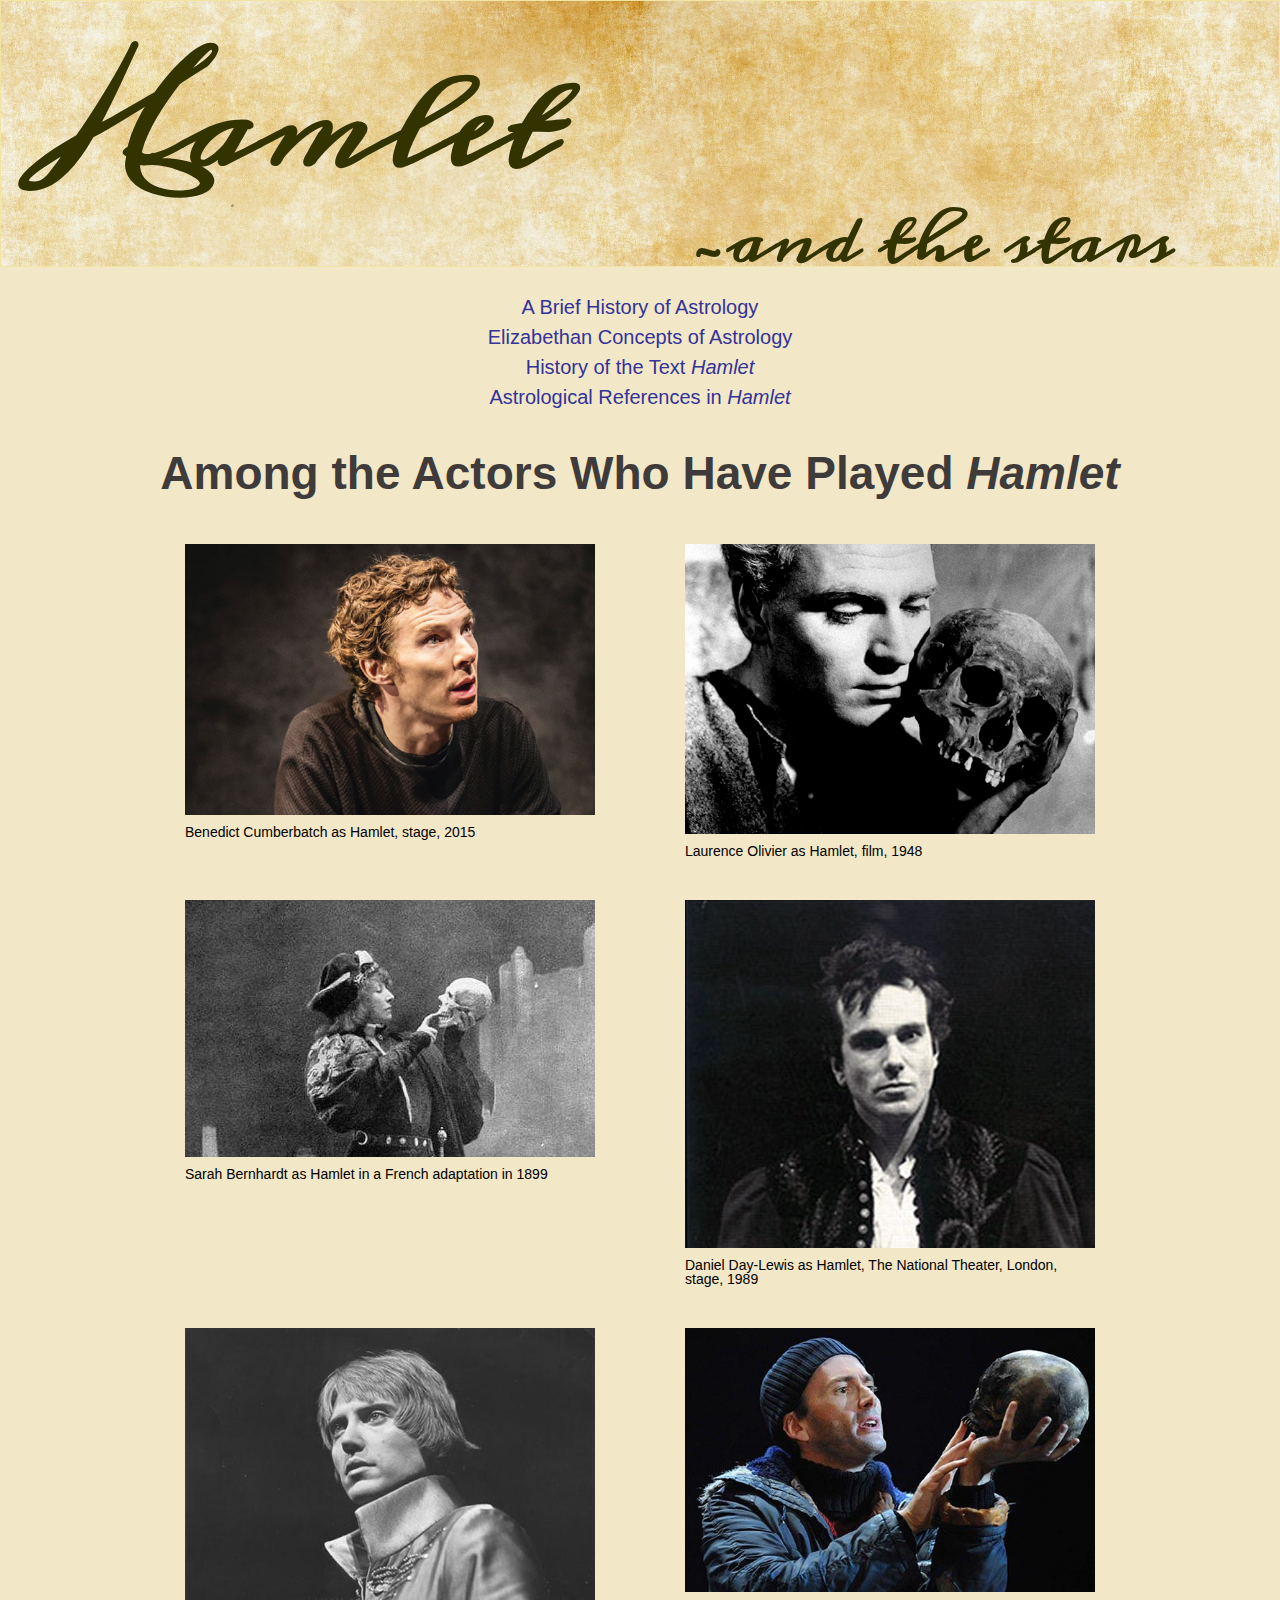
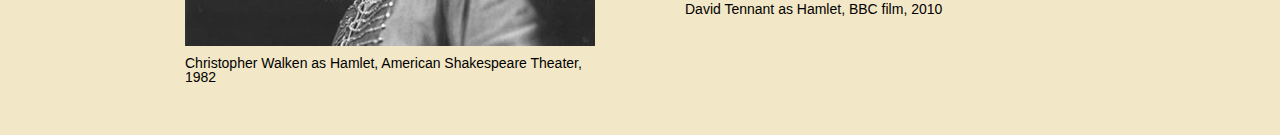
<file: index.html>
<!DOCTYPE html> 
<html lang="en">
<head>

<link rel="stylesheet" type="text/css" href="hamlet.css">
<link href="https://fonts.googleapis.com/css?family=Meddon" rel="stylesheet">
<link rel="stylesheet" type="text/css" href="float-grid-home.css">
	<meta charset="UTF-8" />
    <title>Hamlet and The Stars</title>
    
    <style>
  
	 
  nav li {
    display: block;
    line-height: 20px;
    font-size:  20px;
    margin-top: 0px
    margin-bottom: 0px;
    padding: 0px;
   }

   nav {
    margin-bottom: 10px;
    margin-top: 0;
    padding: 0;

   }
   
	 </style>
</head>

  <body>
  
 <header class="header"><h1><em>Hamlet</em></h1><h1 style="font-size: 60px; margin-left: 50%">~and the stars</h1>
  </header>

<div class="wrapper">
  <nav>
    <ul>
      <li><a href="AstroHistory.html" target="_blank">A Brief History of Astrology</a></li>
      <li><a href="ElizConcepts.html" target="_blank">Elizabethan Concepts of Astrology</a></li>
      <li><a href="HamletHistText.html" target="_blank">History of the Text <em>Hamlet</em> </a></li>
      <li><a href="Astrorefs.html" target="_blank">Astrological References in <em>Hamlet</em></a></li>
    </ul>
    </nav>

    <h3>Among the Actors Who Have Played <em>Hamlet</em></h3>

<div class="flex-grid">
  <div class="col">
<figure>
<img src="images/B_C-hamlet570.jpg" alt="Benedict Cumberbatch as Hamlet"><figcaption>Benedict Cumberbatch as Hamlet, stage, 2015</figcaption>
</figure>
</div>

<div class="col">
<figure>
<img src="images/Olivier.jpeg" alt="Laurence Olivier as Hamlet"><figcaption>Laurence Olivier as Hamlet, film, 1948</figcaption>
</figure>
</div>
</div>

<div class="flex-grid">
<div class="col">
  <figure>
    <img src="images/Sarah Bernhardt.jpeg" alt="Sarah Bernhardt as Hamlet"><figcaption>Sarah Bernhardt as Hamlet in a French adaptation in 1899</figcaption>
  </figure>
</div>

<div class="col">
  <figure>
    <img src="images/Day-Lewis.jpeg" alt="Daniel Day-Lewis as Hamlet"><figcaption>Daniel Day-Lewis as Hamlet, The National Theater, London, stage, 1989</figcaption>
  </figure>
</div>
</div>

<div class="flex-grid">
  <div class="col">
    <figure>
      <img src="images/Walken.jpeg" alt="Christopher Walken as Hamlet"><figcaption>Christopher Walken as Hamlet, American Shakespeare Theater, 1982</figcaption>
    </figure>
  </div>

  <div class="col">
    <figure>
      <img src="images/Tennant.jpeg" alt="David Tennant as Hamlet"><figcaption>David Tennant as Hamlet, BBC film, 2010</figcaption>
    </figure>
  </div>
</div>

 
 

</body>
</html>
</file>
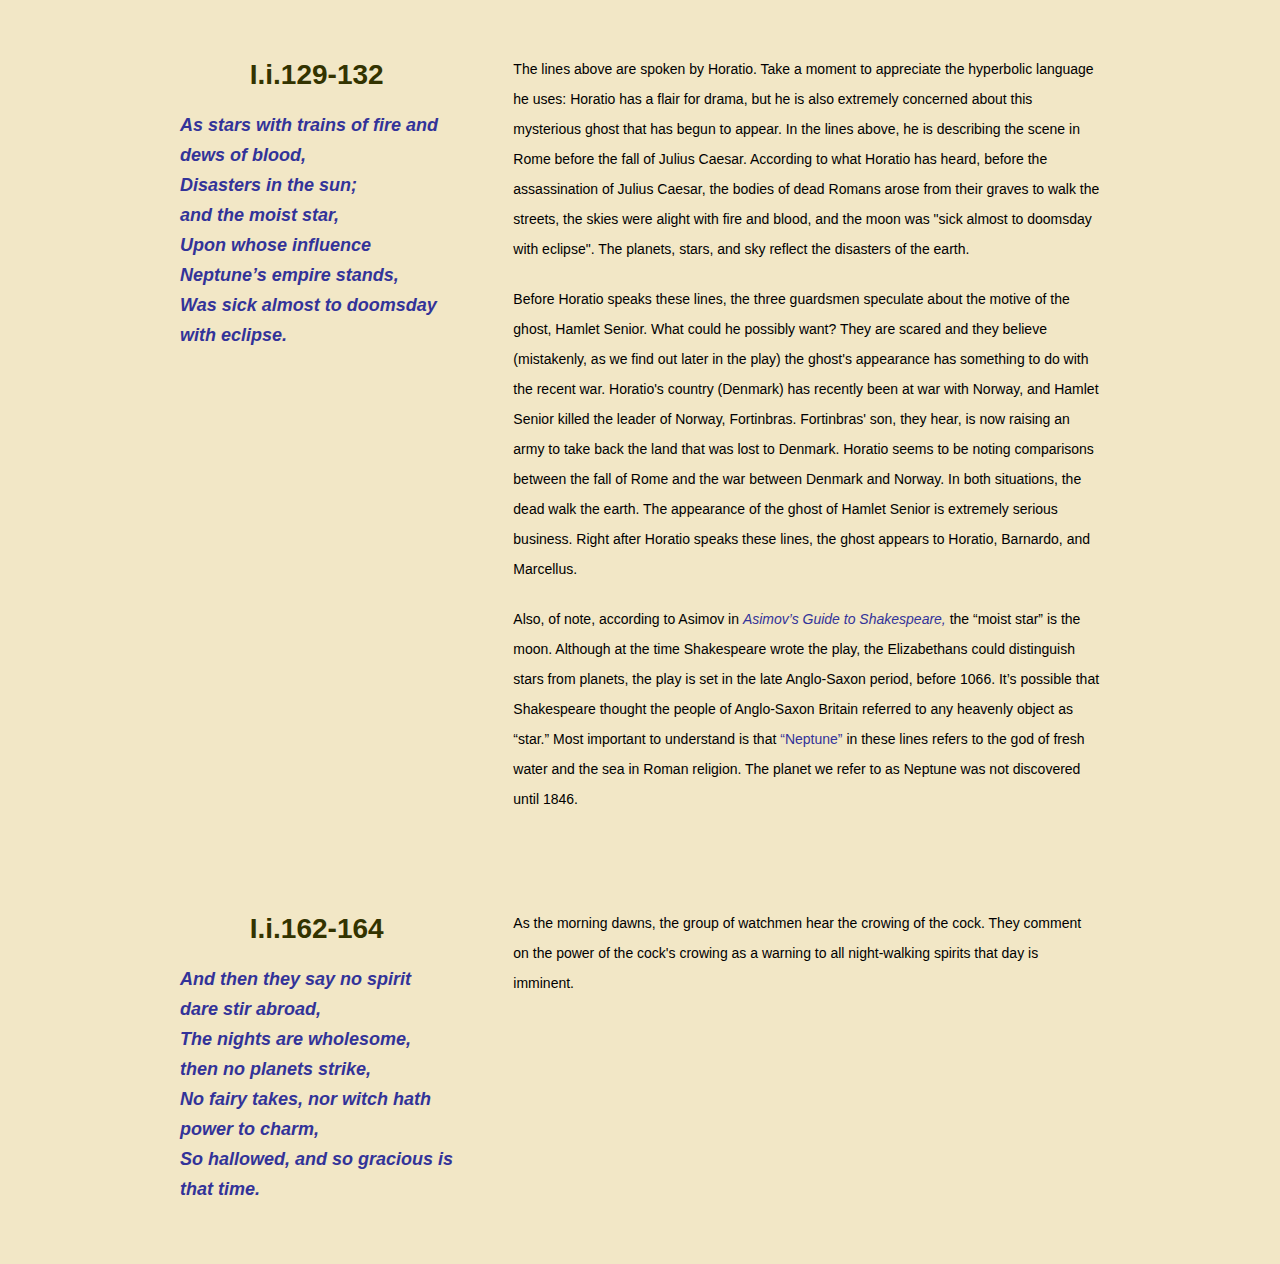
<file: 1-1-129.html>
<!DOCTYPE html>
<html lang="en">
<head>
	<meta charset="UTF-8">
	<title>Quotes</title>
</head>
<link rel="stylesheet" type="text/css" href="float-grid.css">
<link rel="stylesheet" type="text/css" href="hamlet.css">

	<meta charset="UTF-8" />
   

<body>
	<div class="wrapper">
	
	<div class="flex-grid">
		<div class="col-1">
	<h2>I.i.129-132</h2>		
	<p><a href="http://www.folgerdigitaltexts.org/html/Ham.html#line-1.1.0/" target="_blank"><em>As stars with trains of fire and dews of blood,<br>Disasters in the sun;<br>and the moist star,<br>Upon whose influence Neptune’s empire stands,<br> Was sick almost to doomsday with eclipse.</em></a></p>
</div>
	<div class="col-2">
	<p class="smaller">The lines above are spoken by Horatio.  Take a moment to appreciate the hyperbolic language he uses:  Horatio has a flair for drama, but he is also extremely concerned about this mysterious ghost that has begun to appear.  In the lines above, he is describing the scene in Rome before the fall of Julius Caesar.  According to what Horatio has heard, before the assassination of Julius Caesar, the bodies of dead Romans arose from their graves to walk the streets, the skies were alight with fire and blood, and the moon was "sick almost to doomsday with eclipse".  The planets, stars, and sky reflect the disasters of the earth.</p><p class="smaller">Before Horatio speaks these lines, the three guardsmen speculate about the motive of the ghost, Hamlet Senior.  What could he possibly want?  They are scared and they  believe (mistakenly, as we find out later in the play) the ghost's appearance has something to do with the recent war.  Horatio's country (Denmark) has recently been at war with Norway, and Hamlet Senior killed the leader of Norway, Fortinbras.  Fortinbras' son, they hear, is now raising an army to take back the land that was lost to Denmark.  Horatio seems to be noting comparisons between the fall of Rome and the war between Denmark and Norway.  In both situations, the dead walk the earth.  The appearance of the ghost of Hamlet Senior is extremely serious business.  Right after Horatio speaks these lines, the ghost appears to Horatio, Barnardo, and Marcellus.</p><p class="smaller">Also, of note, according to Asimov in <a href="https://en.wikipedia.org/wiki/Asimov%27s_Guide_to_Shakespeare" target="_blank"><em>Asimov’s Guide to Shakespeare,</em></a> the “moist star” is the moon.  Although at the time Shakespeare wrote the play, the Elizabethans could distinguish stars from planets, the play is set in the late Anglo-Saxon period, before 1066.  It’s possible that Shakespeare thought the people of Anglo-Saxon Britain referred to any heavenly object as “star.”  Most important to understand is that <a href="https://en.wikipedia.org/wiki/Neptune_(mythology)" target="_blank">“Neptune”</a> in these lines refers to the god of fresh water and the sea in Roman religion.  The planet we refer to as Neptune was not discovered until 1846.</p>
</div>
</div>
</div>

<div class="wrapper">
	
	<div class="flex-grid">
		<div class="col-1">
	<h2>I.i.162-164</h2>		
	<p><a href="http://www.folgerdigitaltexts.org/html/Ham.html#line-1.1.0/" target="_blank"><em>And then they say no spirit dare stir abroad,<br>The nights are wholesome, then no planets strike,<br>No fairy takes, nor witch hath power to charm,<br>So hallowed, and so gracious is that time.</em></a></p>
</div>
<div class="col-2">
	<p class="smaller">As the morning dawns, the group of watchmen hear the crowing of the cock.  They comment on the power of the cock's crowing as a warning to all night-walking spirits that day is imminent.</p>
	</div>
	</div>	
</body>
</html>
</file>
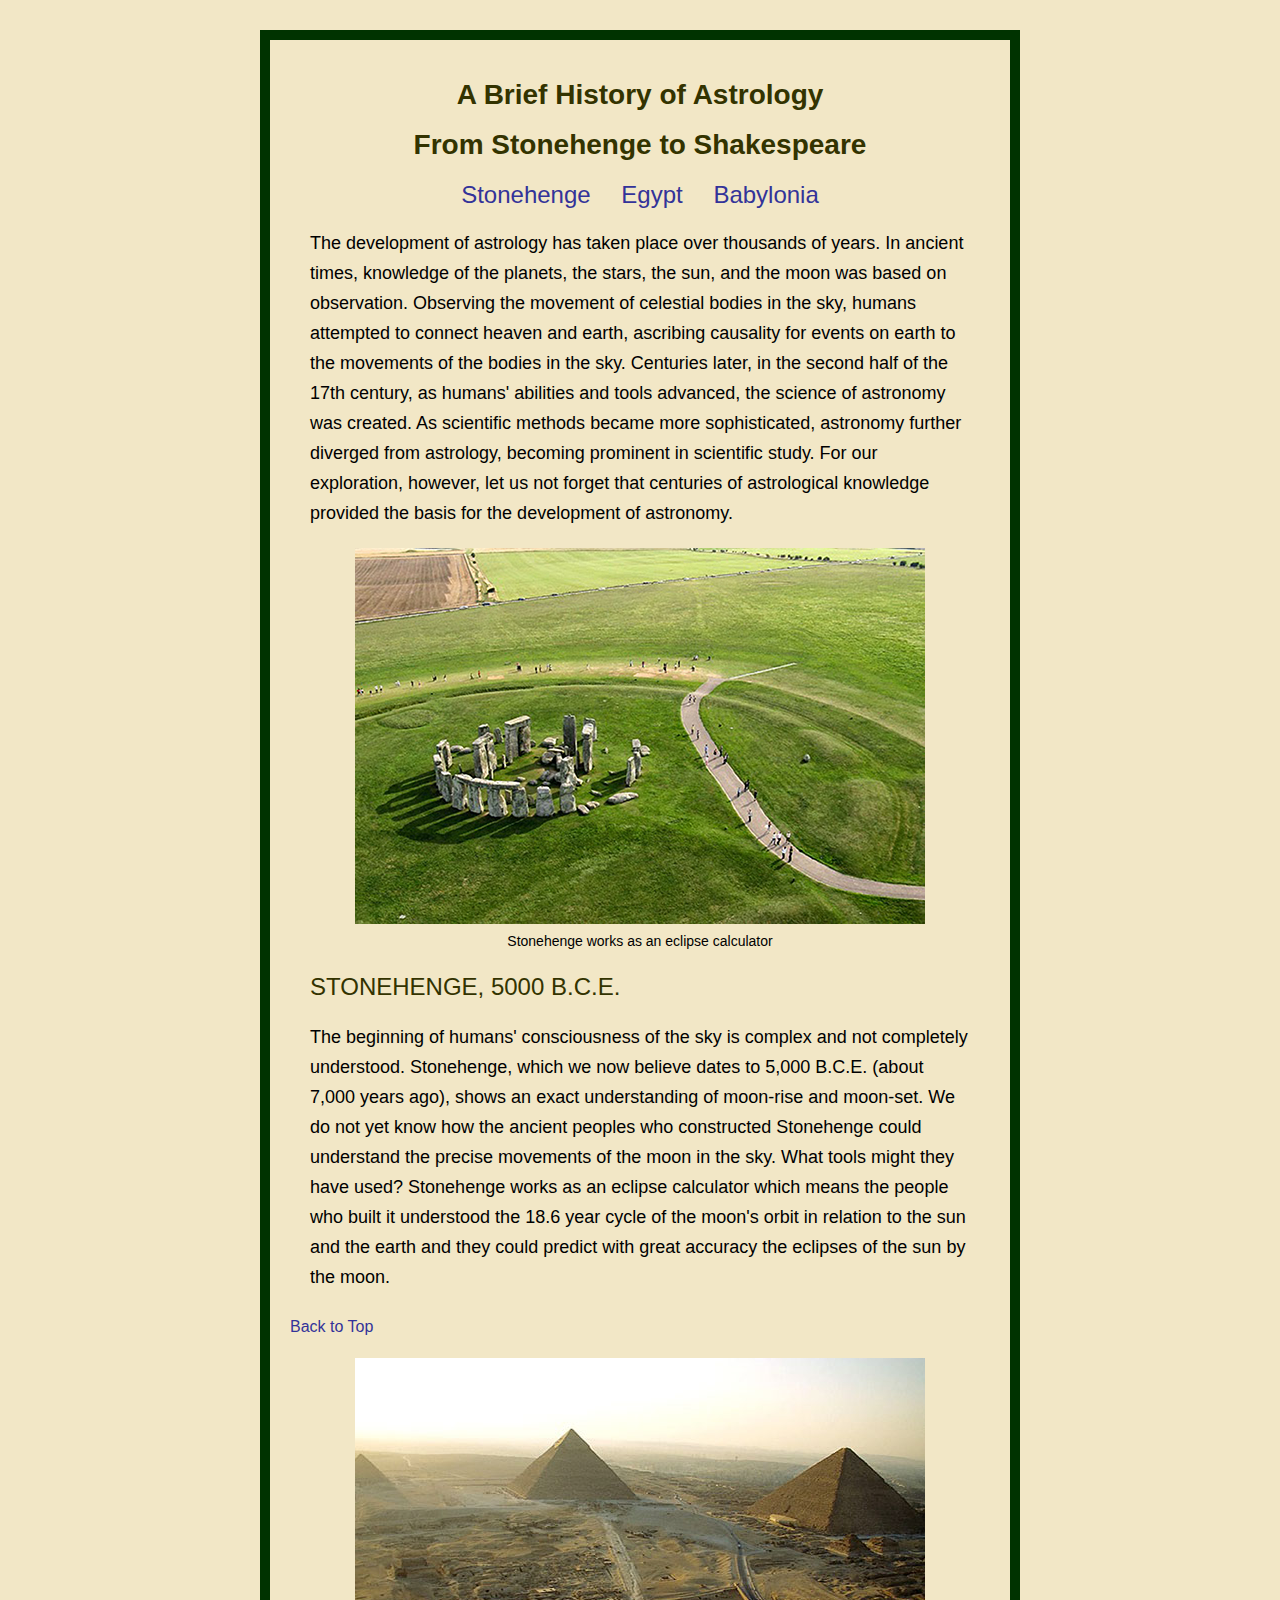
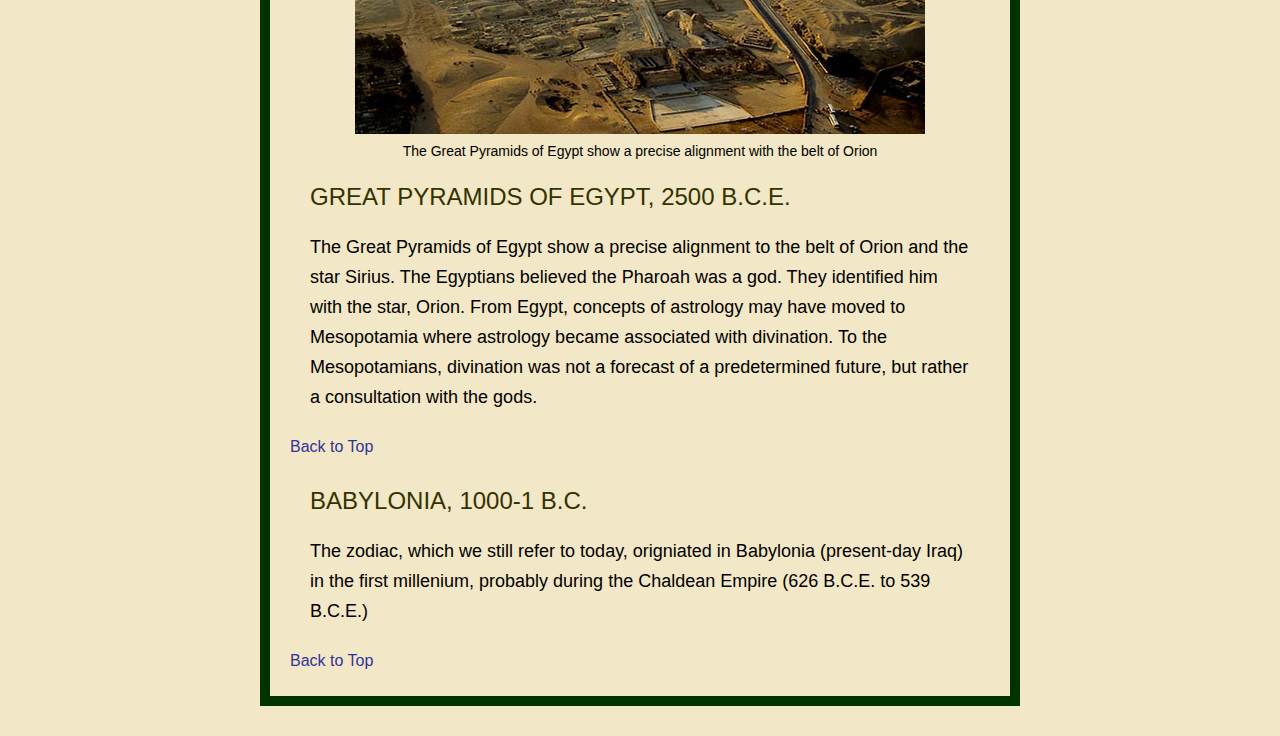
<file: AstroHistory.html>
<!DOCTYPE html>
<html lang="en">
<head>
	<meta charset="UTF-8">
	<link rel="stylesheet" type="text/css" href="hamlet.css">
	<title>Brief History of Astrology</title>
</head>
<body>
<div class="wrapper">
 <div class="tulane">
 
 <h2>A Brief History of Astrology</h2>
 <h2>From Stonehenge to Shakespeare</h2>

<nav>
    <ul>
    
      <li class="button"><a href="#stonehenge">Stonehenge</a></li>
      <li class="button"><a href="#egypt">Egypt</a></li>
      <li class="button"><a href="#babylonia">Babylonia</a></li>
      
    </ul>
    </nav>

 <p>The development of astrology has taken place over thousands of years.  In ancient times, knowledge of the planets, the stars, the sun, and the moon was based on observation.  Observing the movement of celestial bodies in the sky, humans attempted to connect heaven and earth, ascribing causality for events on earth to the movements of the bodies in the sky. Centuries later, in the second half of the 17th century, as humans' abilities and tools advanced, the science of astronomy was created.  As scientific methods  became more sophisticated, astronomy further diverged from astrology, becoming prominent in scientific study.  For our exploration, however, let us not forget that centuries of astrological knowledge provided the basis for the development of astronomy. </p>

 <figure class="fig-style">
 <a href="https://en.wikipedia.org/wiki/Stonehenge" target="_blank"><img src="images/Stonehenge570.jpg" alt="Stonehenge" title="wikipedia-stonehenge"></a>
 <figcaption>Stonehenge works as an eclipse calculator</figcaption>
 </figure>

 <p class="heading-style" id="stonehenge">Stonehenge, 5000 B.C.E.</p>
 
 <p>The beginning of humans' consciousness of the sky is complex and not completely understood.  Stonehenge, which we now believe dates to 5,000 B.C.E. (about 7,000 years ago), shows an exact understanding of moon-rise and moon-set.  We do not yet know how the ancient peoples who constructed Stonehenge could understand the precise movements of the moon in the sky.  What tools might they have used?  Stonehenge works as an eclipse calculator which means the people who built it understood the 18.6 year cycle of the moon's orbit in relation to the sun and the earth and they could predict with great accuracy the eclipses of the sun by the moon.</p>
 <a href="#">Back to Top</a>
 
 <figure class="fig-style">
 <a href="https://en.wikipedia.org/wiki/Egyptian_pyramids" target="_blank"><img src="images/Great-Pyr-Egypt570.jpg" alt="Great Pyramids of Egypt" title="wikipedia-pyramids"></a>
 <figcaption>The Great Pyramids of Egypt show a precise alignment with the belt of Orion</figcaption>
 </figure>

 <p class="heading-style" id="egypt">Great Pyramids of Egypt, 2500 B.C.E.</p>

 <p>The Great Pyramids of Egypt show a precise alignment to the belt of Orion and the star Sirius.  The Egyptians believed the Pharoah was a god.  They identified him with the star, Orion.  From Egypt, concepts of astrology may have moved to Mesopotamia where astrology became associated with divination. To the Mesopotamians, divination was not a forecast of a predetermined future, but rather a consultation with the gods.</p>
 <a href="#">Back to Top</a>
 

 <p class="heading-style" id="babylonia">Babylonia, 1000-1 B.C.</p>

 <p>The zodiac, which we still refer to today, origniated in Babylonia (present-day Iraq) in the first millenium, probably during the Chaldean Empire (626 B.C.E. to 539 B.C.E.)
 </p>
 <a href="#">Back to Top</a>
 </div>
 </div>	
</body>
</html>
</file>
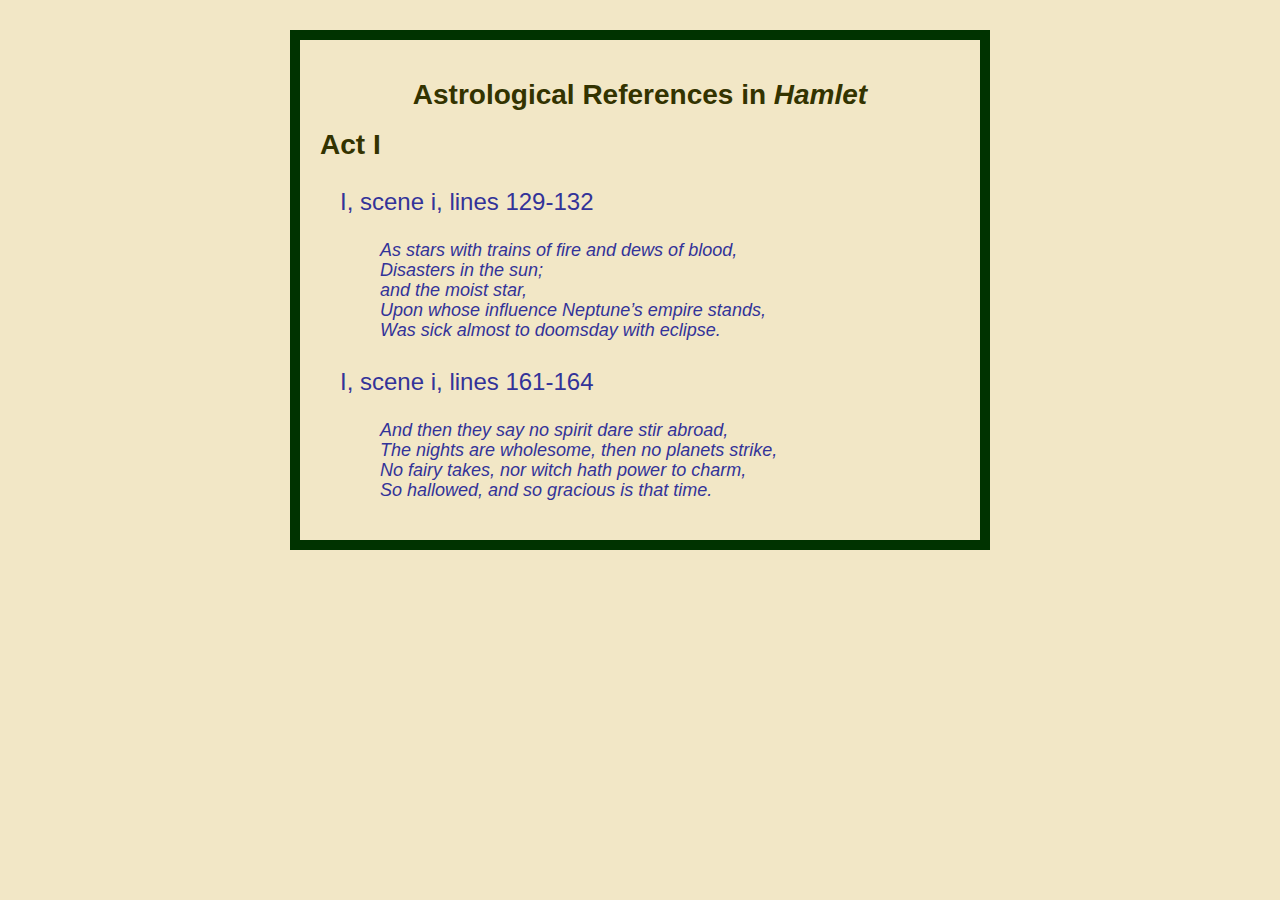
<file: Astrorefs.html>
<!DOCTYPE html> 
<html lang="en">
<head>
<link rel="stylesheet" type="text/css" href="hamlet.css">
<link rel="stylesheet" type="text/css" href="float-grid.css">
	<meta charset="UTF-8" />
    <title>Astrology References in Hamlet</title>
    
    <style>
  
	   
		 
	 </style>
</head>

  <div class="wrapper">
   <div class="tulane">  
   <h2>Astrological References in <em>Hamlet</em></h2>
   <h4>Act I</h4>

   <p class="act"><a href="1-1-129.html" target="_blank"</a>I, scene i, lines 129-132</p><p class="indent"><a href="http://www.folgerdigitaltexts.org/html/Ham.html#line-1.1.0/" target="_blank"><em>As stars with trains of fire and dews of blood,<br>Disasters in the sun;<br>and the moist star,<br>Upon whose influence Neptune’s empire stands,<br> Was sick almost to doomsday with eclipse.</em></a></p>

   <p class="act"><a href="1-1-129.html" target="_blank"</a>I, scene i, lines 161-164</a></p><p class="indent"><a href="http://www.folgerdigitaltexts.org/html/Ham.html#line-1.1.0/" target="_blank"><em>And then they say no spirit dare stir abroad,<br>The nights are wholesome, then no planets strike,<br>No fairy takes, nor witch hath power to charm,<br>So hallowed, and so gracious is that time.</em></a></p>

   



<body>
</body>
</html>
</file>
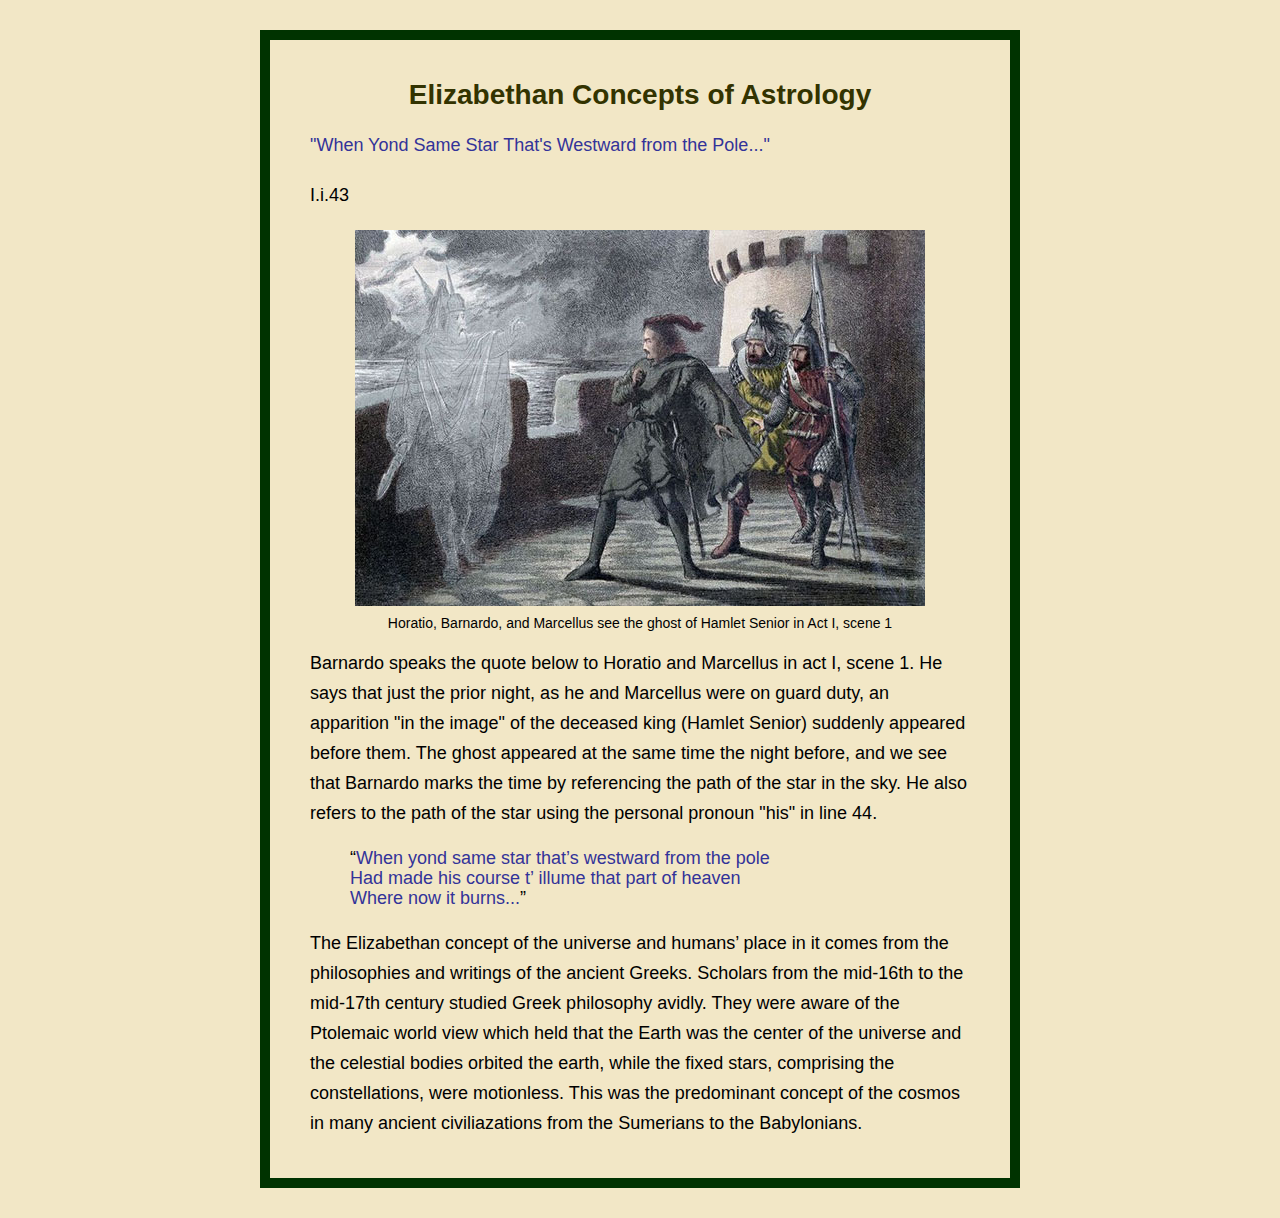
<file: ElizConcepts.html>
<!DOCTYPE html> 
<html lang="en">
<head>
<link rel="stylesheet" type="text/css" href="hamlet.css">
	<meta charset="UTF-8" />
    <title>Hamlet and Concepts of Elizabethan Astrology</title>
    
    <style>
  
	   
		 
	 </style>
</head>

<body>
 <div class="wrapper">
 <div class="tulane">
    <h2 id="Astrology">Elizabethan Concepts of Astrology</h2>
    
  <p class="macaroni"><a href="http://www.folgerdigitaltexts.org/html/Ham.html#line-1.1.0/" target="_blank">"When Yond Same Star That's Westward from the Pole..."</a></p>
  <p>I.i.43</p>
    
     <figure class="fig-style">
     <img src="images/Hamlet-1-570.jpg" alt="Horatio and Marcellus see the King's Ghost">
      <figcaption>Horatio, Barnardo, and Marcellus see the ghost of Hamlet Senior in Act I, scene 1</figcaption>
    </figure>
    
    <p>Barnardo speaks the quote below to Horatio and Marcellus in act I, scene 1.  He says that just the prior night, as he and Marcellus were on guard duty, an apparition "in the image" of the deceased king (Hamlet Senior) suddenly appeared before them.  The ghost appeared at the same time the night before, and we see that Barnardo marks the time by referencing the path of the star in the sky.  He also refers to the path of the star using the personal pronoun "his" in line 44.</p>
    <p class="indent"><q><a href="http://www.folgerdigitaltexts.org/html/Ham.html#line-1.1.0" target="_blank">When yond same star that’s westward from the pole<br>
Had made his course t’ illume that part of heaven<br>
Where now it burns...</a></q></p>
    
    <p>The Elizabethan concept of the universe and humans’ place in it comes from the philosophies and writings of the ancient Greeks.  Scholars from the mid-16th to the mid-17th century studied Greek philosophy avidly.  They were aware of the Ptolemaic world view which held that the Earth was the center of the universe and the celestial bodies orbited the earth, while the fixed stars, comprising the constellations, were motionless.  This was the predominant concept of the cosmos in many ancient civiliazations from the Sumerians to the Babylonians.</p>
    </div>
    </div>
    </body>
    </html>
</file>
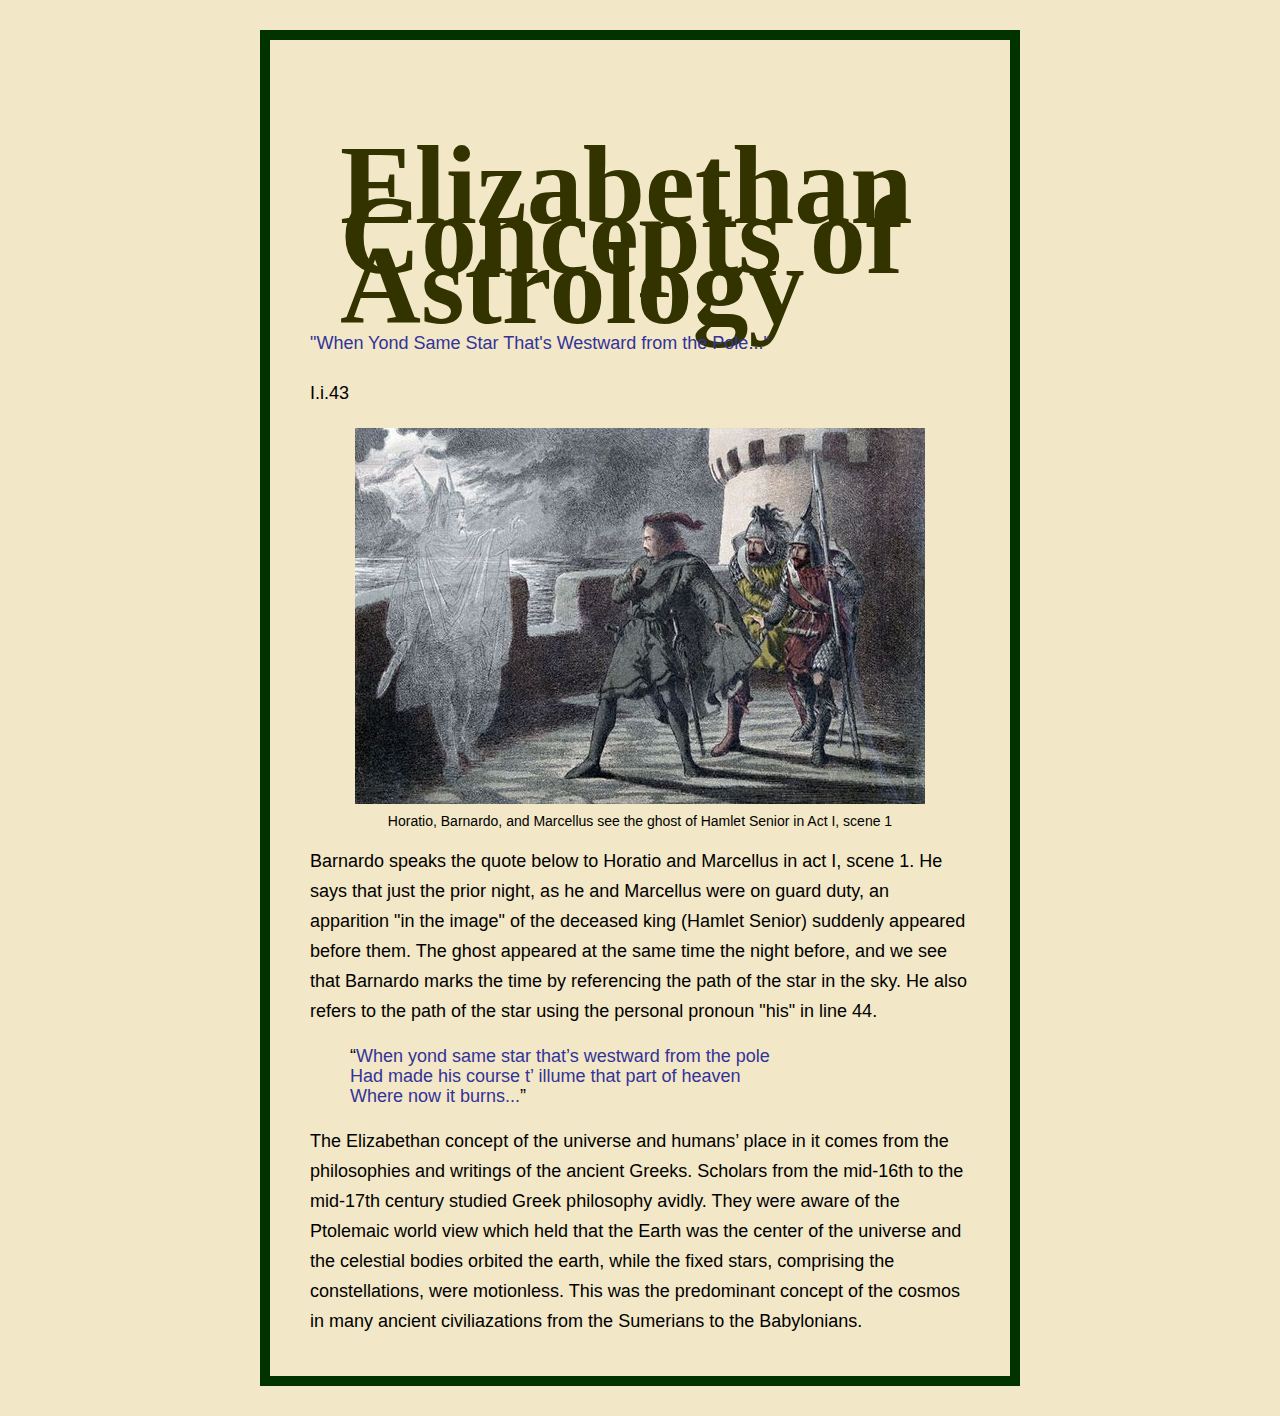
<file: HamletConcepts.html>
<!DOCTYPE html> 
<html lang="en">
<head>
<link rel="stylesheet" type="text/css" href="hamlet.css">
	<meta charset="UTF-8" />
    <title>Hamlet and Concepts of Elizabethan Astrology</title>
    
    <style>
  
	   
		 
	 </style>
</head>

<body>
 <div class="wrapper">
 <div class="tulane">
    <h1 id="Astrology">Elizabethan Concepts of Astrology</h1>
    
  <p class="macaroni"><a href="http://www.folgerdigitaltexts.org/html/Ham.html#line-1.1.0/" target="_blank">"When Yond Same Star That's Westward from the Pole..."</a></p>
  <p>I.i.43</p>
    
     <figure class="fig-style">
     <img src="images/Hamlet-1-570.jpg" alt="Horatio and Marcellus see the King's Ghost">
      <figcaption>Horatio, Barnardo, and Marcellus see the ghost of Hamlet Senior in Act I, scene 1</figcaption>
    </figure>
    
    <p>Barnardo speaks the quote below to Horatio and Marcellus in act I, scene 1.  He says that just the prior night, as he and Marcellus were on guard duty, an apparition "in the image" of the deceased king (Hamlet Senior) suddenly appeared before them.  The ghost appeared at the same time the night before, and we see that Barnardo marks the time by referencing the path of the star in the sky.  He also refers to the path of the star using the personal pronoun "his" in line 44.</p>
    <p class="indent"><q><a href="http://www.folgerdigitaltexts.org/html/Ham.html#line-1.1.0" target="_blank">When yond same star that’s westward from the pole<br>
Had made his course t’ illume that part of heaven<br>
Where now it burns...</a></q></p>
    
    <p>The Elizabethan concept of the universe and humans’ place in it comes from the philosophies and writings of the ancient Greeks.  Scholars from the mid-16th to the mid-17th century studied Greek philosophy avidly.  They were aware of the Ptolemaic world view which held that the Earth was the center of the universe and the celestial bodies orbited the earth, while the fixed stars, comprising the constellations, were motionless.  This was the predominant concept of the cosmos in many ancient civiliazations from the Sumerians to the Babylonians.</p>
    </div>
    </div>
    </body>
    </html>
</file>
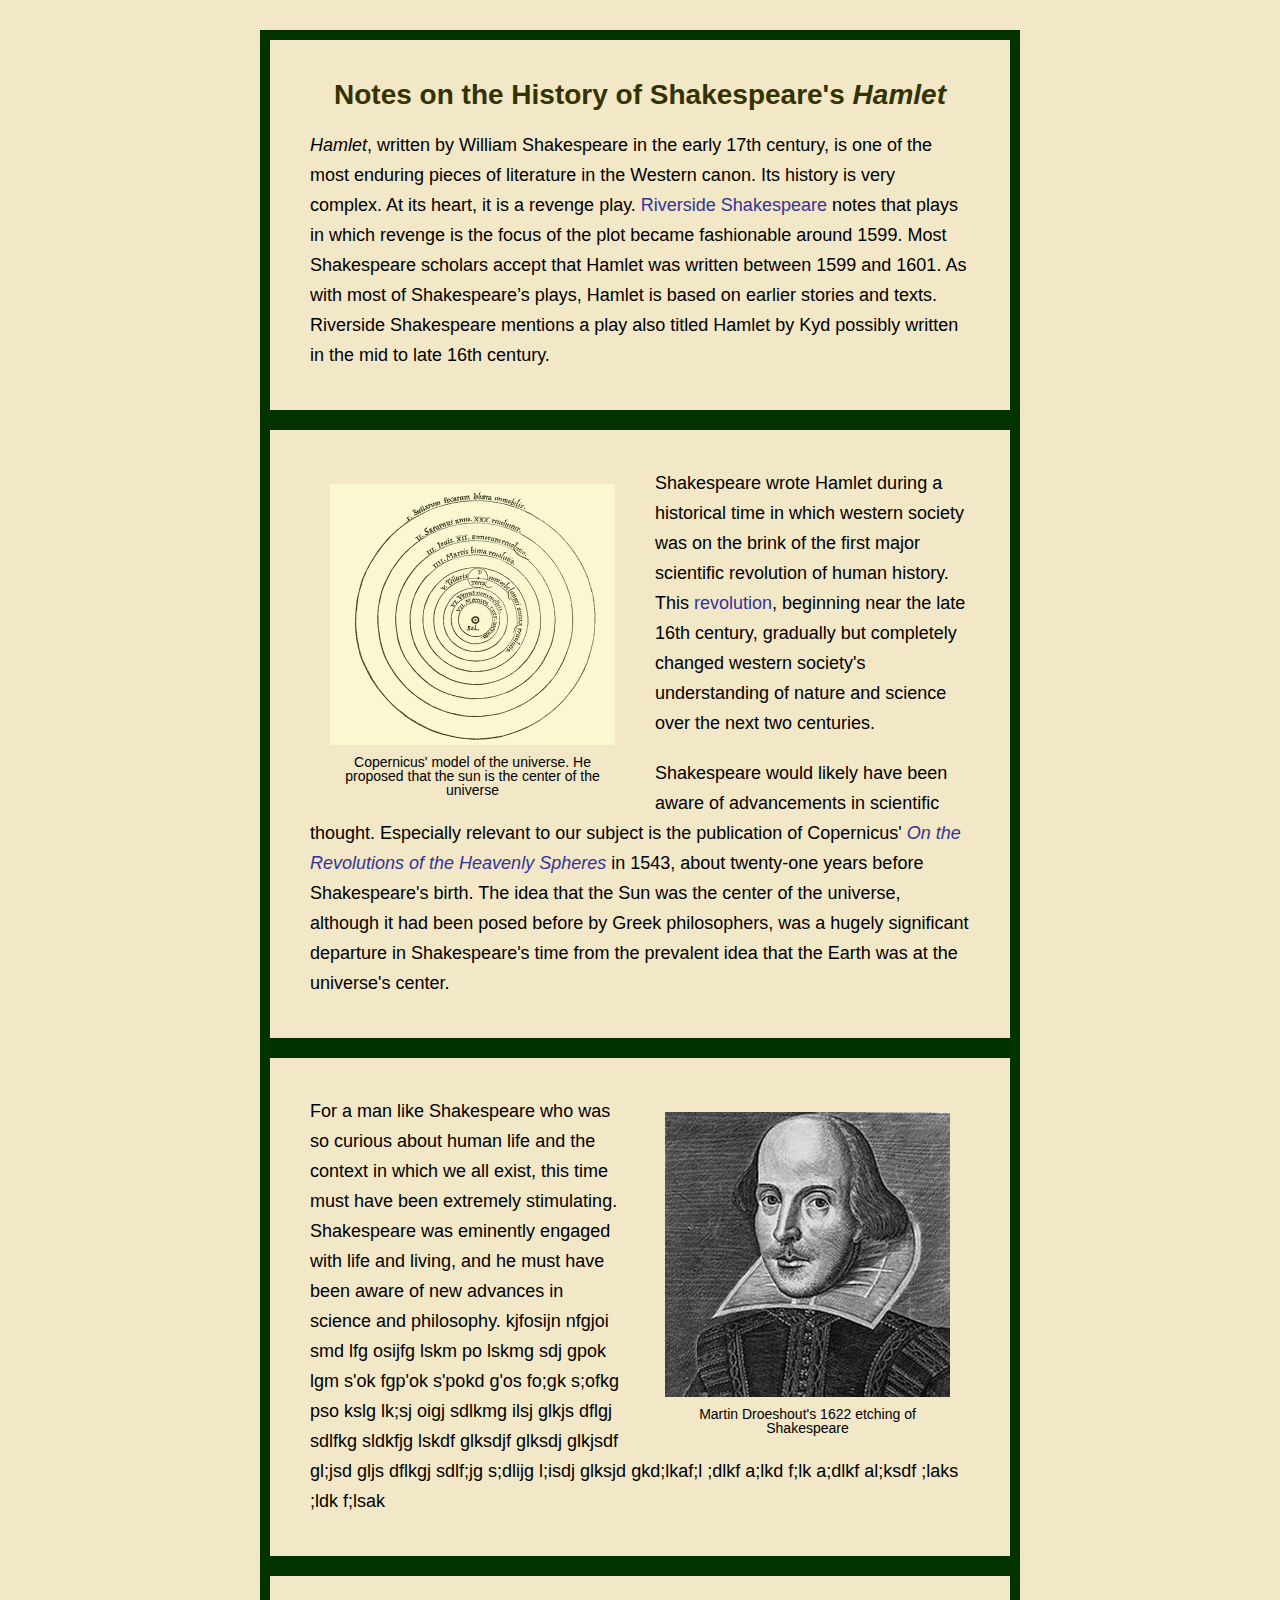
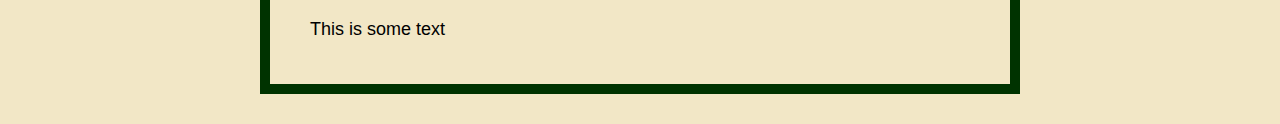
<file: HamletHistText.html>
<!doctype html>
<html lang="en">
<head>
<link rel="stylesheet" type="text/css" href="hamlet.css">
<meta charset="UTF-8">
<title>Hamlet--History of the Text</title>
</head>

<body>
<div class="wrapper">
<div class="tulane">
    <h2>Notes on the History of Shakespeare's <em>Hamlet</em></h2>
    <p><em>Hamlet</em>, written by William Shakespeare in the early 17th century, is one of the most enduring pieces of literature in the Western canon.  Its history is very complex.  At its heart, it is a revenge play.  <a href="https://en.wikipedia.org/wiki/Riverside_Shakespeare">Riverside Shakespeare</a> notes that plays in which revenge is the focus of the plot became fashionable around 1599.  Most Shakespeare scholars accept that Hamlet was written between 1599 and 1601. As with most of Shakespeare’s plays, Hamlet is based on earlier stories and texts.  Riverside Shakespeare mentions a play also titled Hamlet by Kyd possibly written in the mid to late 16th century.</p>
  </div>

   <!-- <div class="blank"></div>-->
    
    <div class="tulane">
    <div class="history flex-center-vertically">
     <figure class="fig-style img-left">
     <a href="https://en.wikipedia.org/wiki/Copernican_heliocentrism" target="_blank"><img src="images/Copernican_heliocentrism_diagram570.jpg" alt="Copernicus' model of the universe"></a>
     <figcaption>Copernicus' model of the universe.  He proposed that the sun is the center of the universe</figcaption>
   </figure>
   <p>Shakespeare wrote Hamlet during a historical time in which western society was on the brink of the first major scientific revolution of human history.  This <a href="https://en.wikipedia.org/wiki/Scientific_revolution" target="_blank">revolution</a>, beginning near the late 16th century, gradually but completely changed western society's understanding of nature and science over the next two centuries.</p>
   <p>Shakespeare would likely have been aware of advancements in scientific thought. Especially relevant to our subject is the publication of Copernicus' <a href="https://en.wikipedia.org/wiki/Copernican_heliocentrism" target="_blank"><em>On the Revolutions of the Heavenly Spheres</em></a> in 1543, about twenty-one years before Shakespeare's birth.  The idea that the Sun was the center of the universe, although it had been posed before by Greek philosophers, was a hugely significant departure in Shakespeare's time from the prevalent idea that the Earth was at the universe's center.</p>
   </div>
 </div>
 


  <!-- <div class="blank"></div>-->

<div class="tulane">
  <div class="history flex-center-vertically">
   <figure class="fig-style img-right">
   <img src="images/Droeshout-Shakes-570.jpg" alt="Martin Droeshout's 1622 etching of Shakespeare">
   <figcaption>Martin Droeshout's 1622 etching of Shakespeare</figcaption></figure>
   <p>For a man like Shakespeare who was so curious about human life and the context in which we all exist, this time must have been extremely stimulating. Shakespeare was eminently engaged with life and living, and he must have been aware of new advances in science and philosophy.  kjfosijn  nfgjoi smd lfg osijfg lskm po lskmg sdj gpok lgm s'ok fgp'ok s'pokd g'os fo;gk s;ofkg pso kslg lk;sj oigj sdlkmg ilsj glkjs dflgj sdlfkg sldkfjg lskdf glksdjf glksdj glkjsdf gl;jsd gljs dflkgj sdlf;jg s;dlijg l;isdj glksjd gkd;lkaf;l  ;dlkf a;lkd f;lk a;dlkf al;ksdf ;laks ;ldk f;lsak </p>
  </div>
</div>

<!--<div class="blank"></div>-->

<div class="tulane">
  <div class="history flex-center-vertically">
   <p>This is some text</p>
   </div>
   </div>
   </div>   

</body>
</html>
</file>
<file: hamlet.css>
@charset "UTF-8";
/* CSS Document */

body {
		font-family:Arial, Helvetica, sans-serif; 
		background-color:#f2e7c6;
		line-height: 30px;
		margin: 0;
	}
.header {
		background-image: url("images/indaris_parchment.jpg");
		background-position: center top;
		background-repeat: no-repeat;
		background-size: cover;
		border: 1px solid #f2e4a2;
	}


figcaption {
	font-size: 14px;
	margin-bottom: 5px;
	line-height: 14px;
}
	
	/*style for the quote, because quote is centered if I just use the quote element*/
	.indent {
		font-family:Arial, Helvetica, sans-serif;
		margin-left:40px;
		line-height: 20px;
	}
	/*outer div that houses "tulane"*/
	.wrapper {
		width: 100%;
		max-width:1000px;
		margin-left:auto;
		margin-right:auto;
		margin-bottom:20px;
		margin-top:20px;
		padding:10px;
		/*border: 2px solid black;*/
	}
	
	
	
	/*.begin {
		width:100%;
		max-width:1040px;
		margin-left:auto;
		margin-right:auto;
		margin-top:0px;
		margin-bottom:20px;
		padding:20px;
	
	}
	/* tulane is inner div inside of "wrapper"; history is name of divs on History page*/
	.tulane, .history {
		width: 100%;
		max-width: 700px;
		margin-left: auto;
		margin-right: auto;

	}
	.tulane {
		border: 10px solid #030;
		padding: 20px;
	}
	.history {
		height: 100%;
	}

	
/*style for the para which used to be a heading the but link styles didn't work
	 .macaroni {
		  font-size:20px;
		  line-height:30px;
		  color:#330;
		  margin-bottom:18px;
	  }*/

nav, nav ul, nav li {
		font-family:Verdana, Geneva, sans-serif;
		font-size: 24px;
		font-color:#330;
		margin-bottom:10px;
		text-align: center;
}

nav ul {
		list-style-type:none;
		margin:0;
		padding:0px;
	}
	
	nav li {
		display: inline;
}

	p {
		font-size: 18px;
	}
		
p.smaller {
		font-size: 14px;
	}

	/* adds padding around the nav items--not in use on homepage*/
	.button {
		padding-left: 12px;
		padding-right: 12px;
		padding-top: 20px;
		padding-bottom: 20px;
	}
	
	a:link {
		color:#339;
		text-decoration: none;
	}
	
	a:visited {
		color:#6e0d25;
	}
	
	a:hover {
		color:#930;
	}
	
	a:active {
		color:#0F0;
	}
	
		
	img {
		width: 100%;
		max-width: 570px;
		
	}

	h2, .fig-style {
		text-align: center;
	}


	h1 {
		  /*font-size:108px;*/
		  font-size: 700%;
		  line-height:50px;
		  padding-left: 50px;
		  padding-top: 25px;
		  margin-bottom:0px;
		  font-family: 'Meddon', cursive;
	  }
	  h2, h1, h4, p.heading-style {	
	  		color:#330;
	  }

	  h2, h4 {
	  	font-size: 28px;
	  	margin-bottom: 20px;
	  	margin-top:20px;
	  }
	  p.heading-style {
	  	font-size: 24px;
	  	text-transform: uppercase;
	  	margin-bottom: 20px;
	  }
	  
	  h3 {
		 font-size:46px;
		  line-height:40px;
		  color:#3f3b3b;
		  margin-bottom:30px;
		  text-align:center;
	  }
	  h4 {
	  	text-align: left;
	  }

	  
	  p {
		  margin-bottom:20px;
		 padding-bottom:0px;
		  padding-top:0px;
		  padding-left:20px;
		  padding-right:20px;
		  
	  }
	  .act {
		  font-size:24px;
		  line-height:  36px;
		  color: #330;
	  }

	  .img-left {
	  	float: left;
	  	width: 50%;
	  	max-width: 285px;
	  	/*max-height: 285px;*/
	  }

	.img-right {
		float: right;
		width: 50%;
		max-width: 285px;
		/*max-height: 285px;
	}

	/* this class attempts to align vertically the text that appears next to the images.*/
	.flex-center-vertically {
		display: inline;
		justify-content: center;
		flex-direction: column;
		
	}

	/*this class adds space between the flex-center-vertically content*/
	.blank {
		height: 30px;
	}
</file>
<file: float-grid-home.css>
.flex-grid {
  display: flex;
}
.col {
  flex: 2;
  padding: 5px;
}

@media (max-width: 400px) {
  .flex-grid {
    display: block;
  }

.flex-grid-halves {
  display: flex;
  justify-content: space-between;
}
  
.flex-grid-halves .col {
  width: 50%;
}
</file>
<file: float-grid.css>
* {
  box-sizing: border-box;
}

.flex-grid {
  display: flex;
}
.col-1{
  flex: 1;
  padding: 10px;
  color:#392f75;
  font-weight: bold;
}
.col-2{
  flex: 2;
  padding: 10px;
}

@media (max-width: 500px) {
  .flex-grid {
    display: block;
  }

.flex-grid-halves {
  display: flex;
  justify-content: space-between;
}
  
.flex-grid-halves .col-1 {
  width: 40%;
}
.flex-grid-halves .col-2{
  width: 60%;
}
</file>
